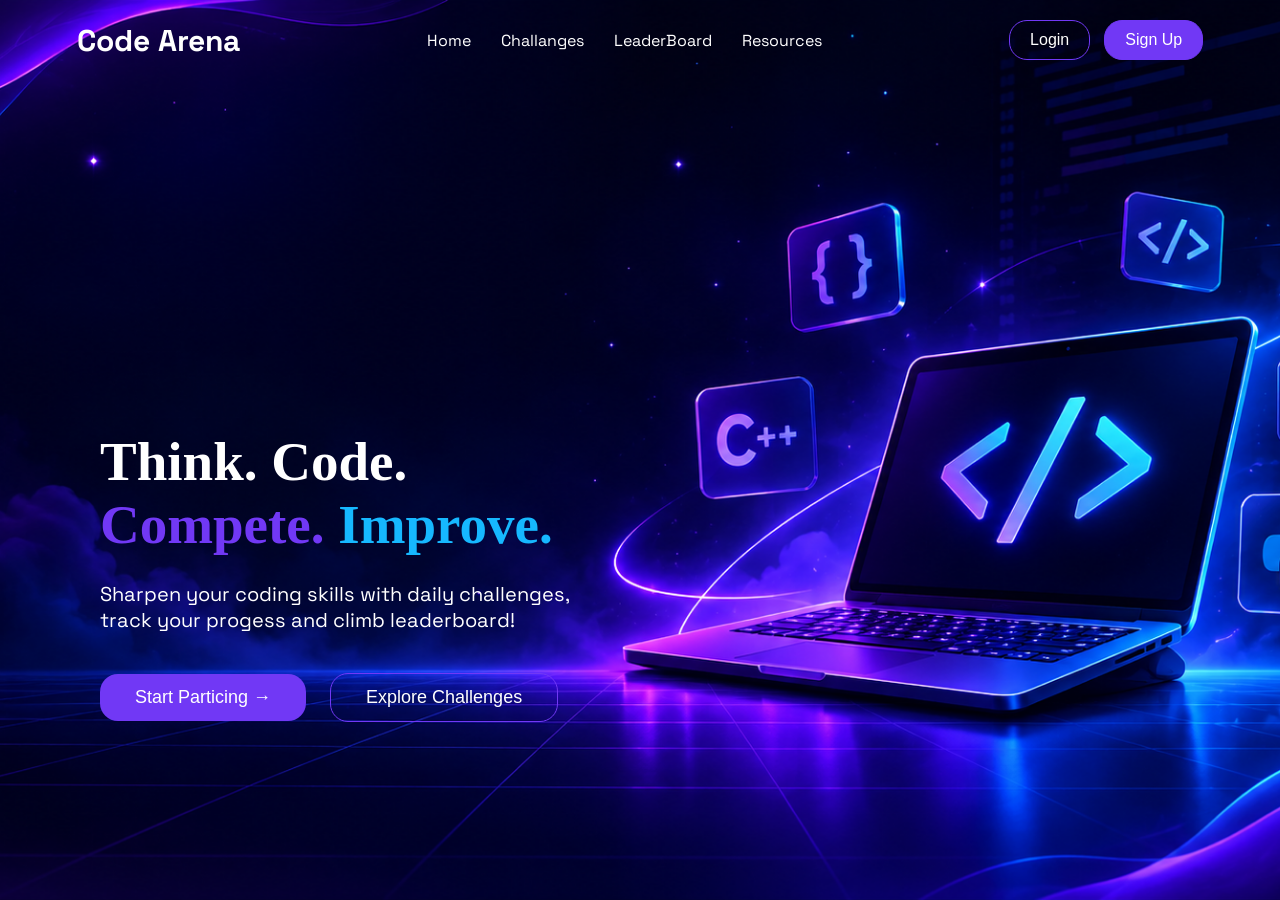
<file: Code Arena/index.html>
<!DOCTYPE html>
<html lang="en">
<head>
    <meta charset="UTF-8">
    <meta name="viewport" content="width=device-width, initial-scale=1.0">
    <title>Home Page | Code Arena</title>
    <link rel="stylesheet" href="index.css">
    <link rel="preconnect" href="https://fonts.googleapis.com">
<link rel="preconnect" href="https://fonts.gstatic.com" crossorigin>
<link href="https://fonts.googleapis.com/css2?family=Redaction+50:ital,wght@0,400;0,700;1,400&family=Space+Grotesk:wght@300..700&display=swap" rel="stylesheet">
</head>
<body>
    <div class="bg-image">
        <div class="nav-bar">
            <nav>
                <h2>Code Arena</h2>
                <ul>
                    <li><a href="#">Home</a></li>
                    <li><a href="#">Challanges</a></li>
                    <li><a href="#">LeaderBoard</a></li>
                    <li><a href="#">Resources</a></li>
                </ul>
                <div class="buttons">
                    <button class="login"><a href="login.html">Login</a></button>
                    <button class="sign-up"><a href="signup.html">Sign Up</a></button>
                </div>
            </nav>
        </div>
        <div class="main-content">
            <h1 class="h1-white">Think. Code.</h1>
            <h1 class="h1-purple">Compete. <span>Improve.</span></h1>
            <p>Sharpen your coding skills with daily challenges, <br> track your progess and climb leaderboard!</p>
            <button class="start-button"><a href="login.html">Start Particing &rarr;</a></button>
            <button class="explore-button">Explore Challenges</button>
        </div>
    </div>
</body>
</html>
</file>
<file: Code Arena/index.css>
* {
    margin: 0;
    padding: 0;
    box-sizing: border-box;
}

body{
    background-color: black;
}

.bg-image{
    background-image: url(Assests/Neon\ Coding\ Laptop\ in\ Futuristic\ Space.png);
    min-height: 100vh;
    width: 100%;
    height: 100%;
    background-size: cover;
    background-repeat: no-repeat;
    background-position: center;
    position: relative;
}

nav{
    display: flex;
    justify-content: space-between;
    width: 100%;
    align-items: center;
    padding: 20px 6%;
    font-family: "Space Grotesk", sans-serif;
}

ul{
    display: flex;
    gap: 30px;
}

h2{
    color: #FFFFFF;
    font-size: 30px;
    cursor: pointer;
    position: relative;
    display: inline-block;
}

li{
    list-style: none;
}

a{
    color: white;
    text-decoration: none;
    position: relative;
    display: inline-block;
}

h2::after {
    content: "";
    position: absolute;
    width: 0;
    height: 2px;
    background: #FFFFFF;
    bottom: 0px;
    left: 0;
    transition: width 0.5s ease;
}

h2:hover::after {
    width: 100%;
}

a::after {
    content: "";
    position: absolute;
    width: 0;
    height: 2px;
    background: #FFFFFF;
    bottom: -3px;
    left: 0;
    transition: width 0.5s ease;
}

a:hover::after {
    width: 100%;
}

.login, .sign-up{
    padding-right: 20px;
    padding-left: 20px;
    padding-top: 10px;
    padding-bottom: 10px;
    border-radius: 18px;
    border: 1px solid #7138F5;
    font-size: 16px;
    color: white;
    background-color: #7138F5;
    transition: all 0.5s ease;
    cursor: pointer;
}

button:hover{
    box-shadow: 0 0 20px 7px rgba(22, 184, 255, 0.5);
    transform: translateY(-2px);
}

.login{
    margin-right: 10px;
    background: transparent;
}

.main-content{
    align-items: center;
    margin-top: 350px;
    margin-left: 100px;
}

p{
    color: white;
    font-family: "Space Grotesk", sans-serif;
    margin-top: 25px;
    font-size: 20px;
}

h1{
    font-family: "Redaction 50", serif;
    font-size: 55px;
}

h1::selection{
    color: #16B8FF;
}

.h1-purple{
    color: #7138F5;
}

.h1-purple::selection, .h1-white::selection{
    color: aqua;
}

span{
    color: #16B8FF;
}

.h1-white{
    color: white;
}

.start-button, .explore-button{
    padding-right: 35px;
    padding-left: 35px;
    padding-top: 13px;
    padding-bottom: 13px;
    border-radius: 18px;
    border: none;
    color: white;
    font-size: 18px;
    margin-top: 40px;
    transition: all 0.7s ease;
}

.start-button{
    background-color: #7138F5;
    margin-right: 20px;
}

.explore-button{
    background: transparent;
    border: #7138F5 1px solid;
}
</file>
